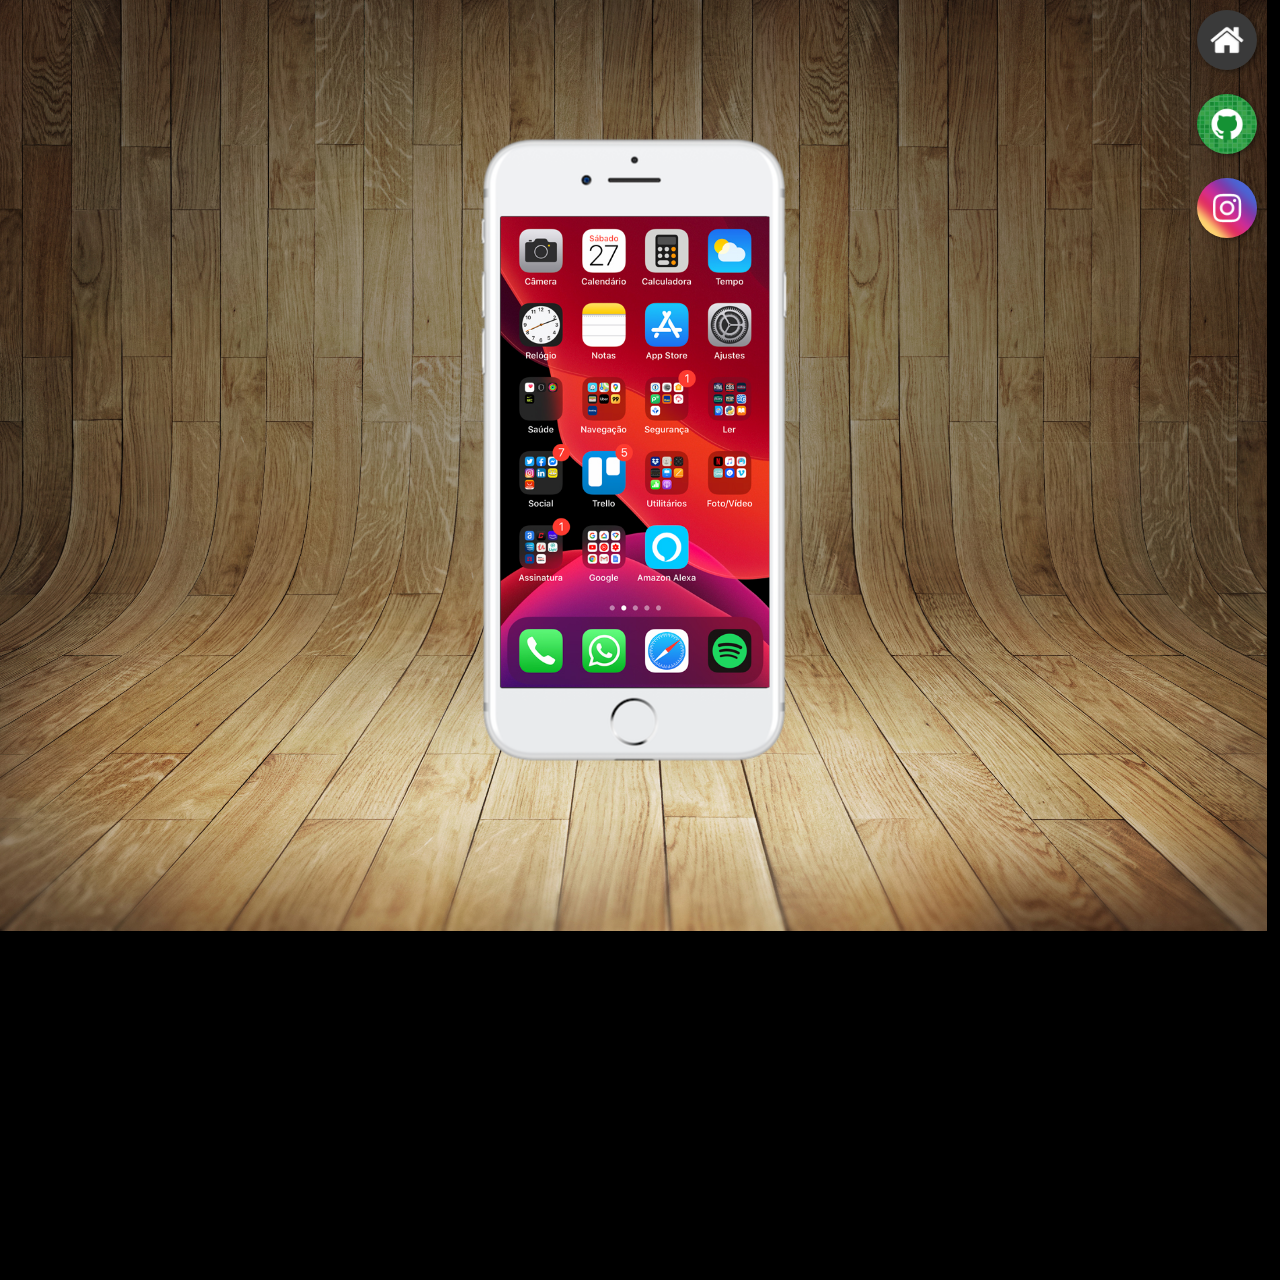
<file: index.html>
<!DOCTYPE html>
<html lang="pt-br">
<head>
    <meta charset="UTF-8">
    <meta name="viewport" content="width=device-width, initial-scale=1.0">
    <link rel="shortcut icon" href="favicon.ico" type="image/x-icon">
    <link rel="stylesheet" href="estilos/style.css">
    <title>Projeto Redes Sociais</title>
</head>
<body>
    <main>
        <section id="celular">
            <iframe id="tela" src="home.html" name="tela" frameborder="0">
                Seu navegador não é compatível com isso.
            </iframe>
        </section>
        <section id="redes-sociais">
            <a href="home.html" target="tela"> <img src="imagens/logo-home.jpg" alt="Home"></a><br>
            <a href="github.html" target="tela"> <img src="imagens/logo-github.jpg" alt="GitHub"></a><br>
            <a href="instagram.html" target="tela"><img src="imagens/logo-instagram.jpg" alt="Instagram"></a><br>
        </section>
    </main>
</body>
</html>
</file>
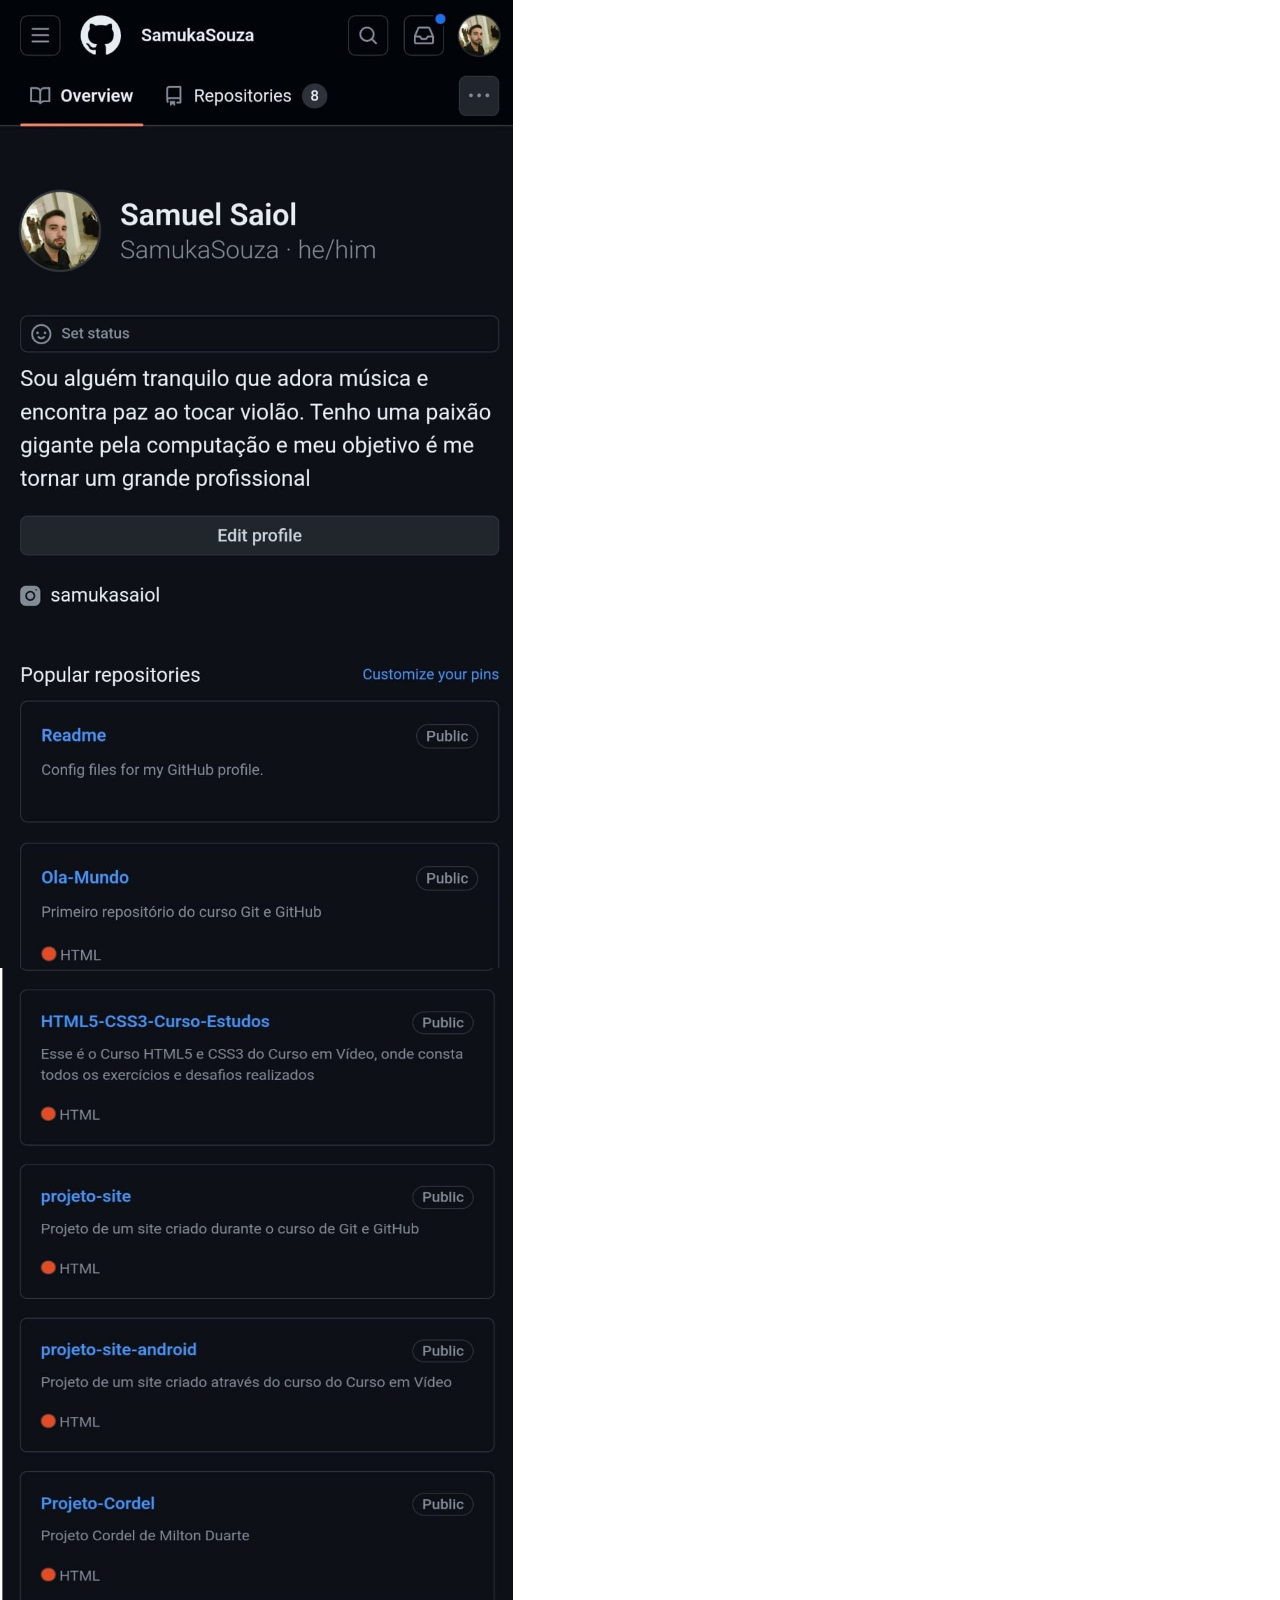
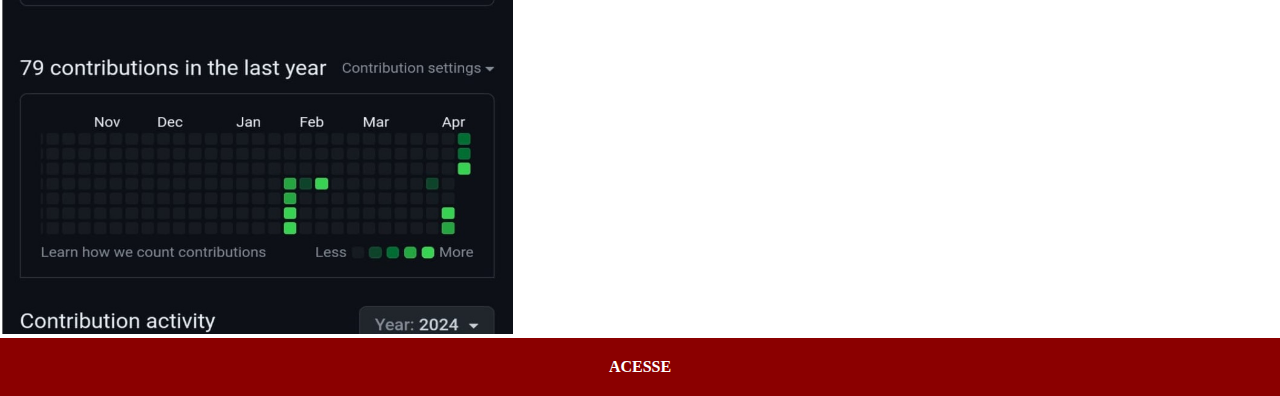
<file: github.html>
<!DOCTYPE html>
<html lang="pt-br">
<head>
    <meta charset="UTF-8">
    <meta name="viewport" content="width=device-width, initial-scale=1.0">
    <title>GitHub</title>
    <style>

* {
    margin: 0px;
    padding: 0px;
}

::-webkit-scrollbar {
    width: 0px;
    height: 0px;
}

        img {
            width: 57vh;
        }

        a {
            display: block;
            background-color: darkred;
            color: white;
            padding: 20px;
            text-align: center;
            text-decoration: none;
            font-weight: bolder;
        }

        a:hover {
            background-color: red;
            transition: 0.5s;
        }

    </style>
</head>
<body>
    <img src="imagens/GitHub.jpg" alt="Github">
    <a href="https://github.com/SamukaSouza" target="_blank">ACESSE</a>
</body>
</html>
</file>
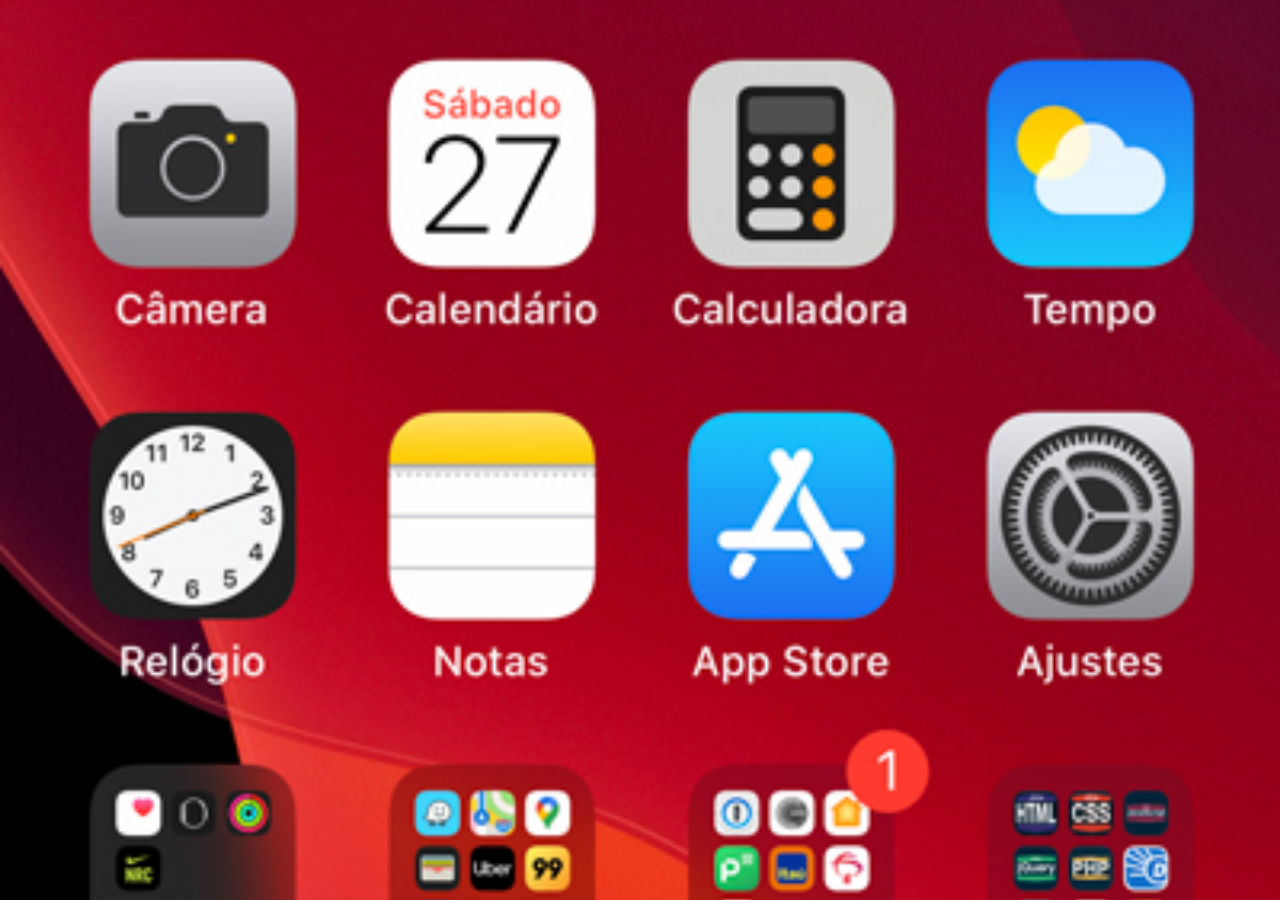
<file: home.html>
<!DOCTYPE html>
<html lang="pt-br">
<head>
    <meta charset="UTF-8">
    <meta name="viewport" content="width=device-width, initial-scale=1.0">
    <title>Home</title>
</head>
<style>
    * {
        margin: 0px;
        padding: 0px;
    }

    body {
        width: 100vw;
        height: 100vh;
        background: black url("imagens/tela-home.jpg") no-repeat top center;
        background-size: cover;
    }
</style>
<body>
    
</body>
</html>
</file>
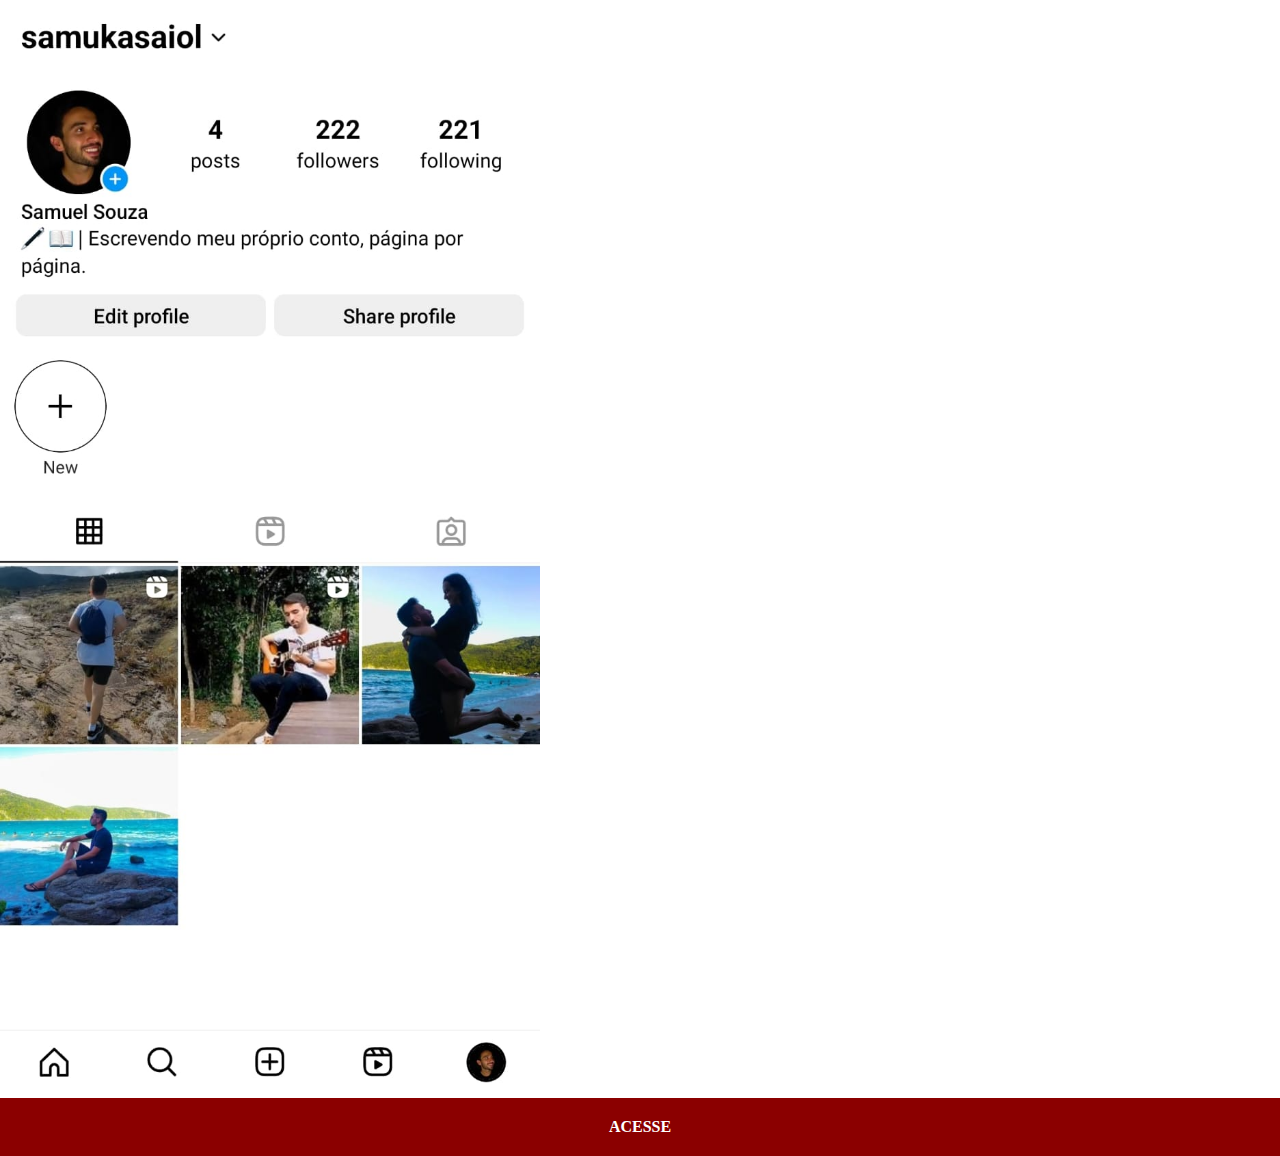
<file: instagram.html>
<!DOCTYPE html>
<html lang="pt-br">
<head>
    <meta charset="UTF-8">
    <meta name="viewport" content="width=device-width, initial-scale=1.0">
    <title>Instagram</title>
    <style>
        * {
            margin: 0px;
            padding: 0px;
        }
        ::-webkit-scrollbar{
            width: 0px;
            height: 0px;
        }
        img {
            width: 60vh;
        }

        a {
            display: block;
            background-color: darkred;
            padding: 20px;
            text-align: center;
            text-decoration: none;
            font-weight: bolder;
            color: white;
        }

        a:hover { 
            background-color: red;
            transition: 0.5s;
        }
    </style>
</head>
<body>
    <img src="imagens/Instagram.jpg" alt="Instagram">
    <a href="https://www.instagram.com/SamukaSaiol" target="_blank">ACESSE</a>
</body>
</html>
</file>
<file: estilos/style.css>
@charset "UTF-8";

* {
    margin: 0px;
    padding: 0px;
    font-family: Arial, Helvetica, sans-serif;
}

html, body {
    height: 100vw;
    width: 99vw;
    background-color: black;
}

body {
    background: url("../imagens/fundo-madeira.jpg") no-repeat top center;
    background-size: cover;
    background-attachment: fixed;
}

main {
    position: relative;
    height: 100vh;
}

section#celular {
    position: absolute;
    top: 50%;
    left: 50%;
    transform: translate(-50%, -50%);

    height: 627px;
    width: 311px;
    background: url("../imagens/frame-iphone.png") no-repeat;

}

iframe#tela {
    position: relative;
    top: 80px;
    left: 22px;
    width: 269px;
    height: 471px;
}

section#redes-sociais {
    text-align: right;
}

section#redes-sociais img {
    width: 60px;
    margin: 10px;
    border-radius: 50%;
    box-shadow: 2px 2px 5px rgba(0, 0, 0, 0.418);
    box-sizing: border-box;
}

section#redes-sociais img:hover {
    border: 2px solid rgba(255, 255, 255, 0.61);
    transform: translate(-3px, -3px);
    box-shadow: 5px 5px 10px rgba(0, 0, 0, 0.5);
    transition: transform 0.3s, border 1s;
}
</file>
